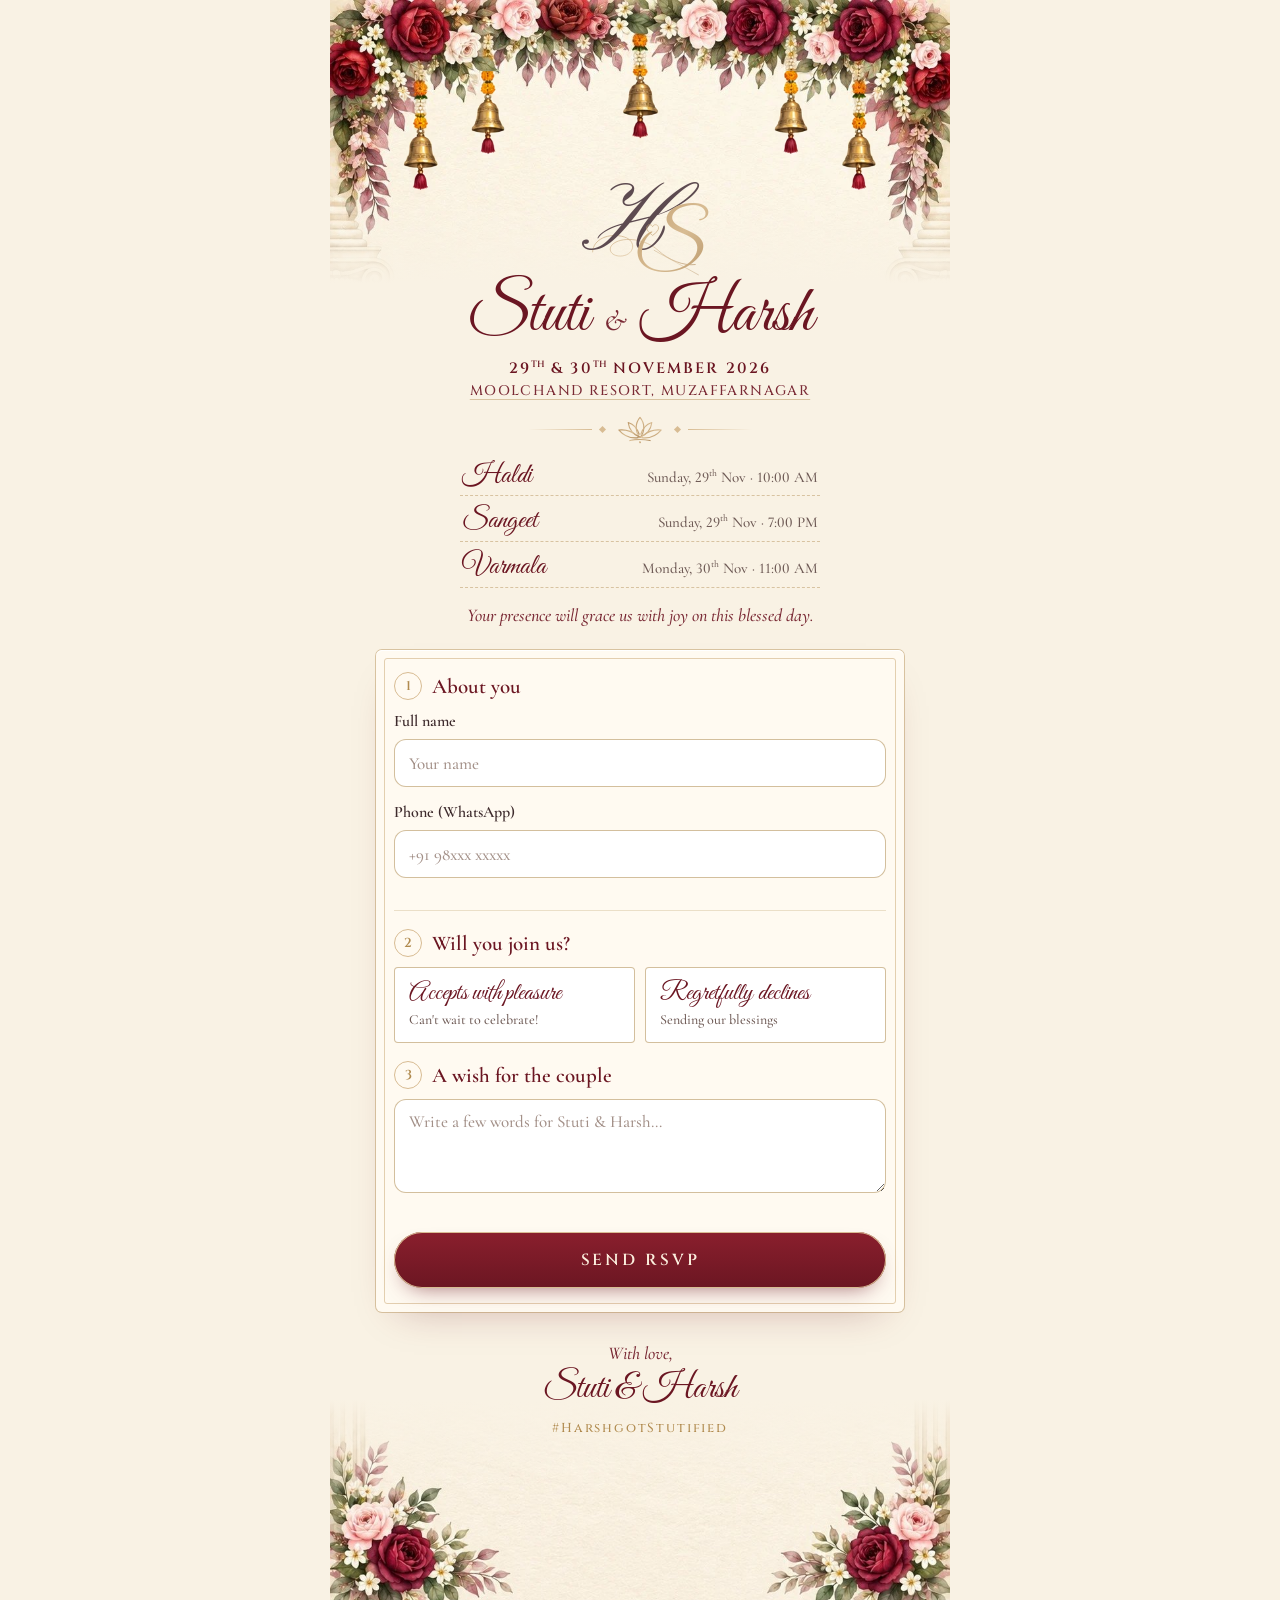
<file: harsh-stuti-rsvp/index.html>
<!doctype html>
<html lang="en">
<head>
  <meta charset="utf-8" />
  <meta name="viewport" content="width=device-width, initial-scale=1, viewport-fit=cover" />
  <title>Stuti & Harsh · RSVP</title>
  <meta name="description" content="Kindly RSVP for the wedding celebrations of Stuti & Harsh · 29th & 30th November 2026 · Moolchand Resort, Muzaffarnagar" />
  <meta name="theme-color" content="#f8f0e1" />
  <meta property="og:type" content="website" />
  <meta property="og:title" content="Stuti & Harsh · Wedding RSVP" />
  <meta property="og:description" content="29th & 30th November 2026 · Moolchand Resort, Muzaffarnagar. We'd love to know you're coming!" />
  <meta property="og:url" content="https://hbarbhaya3-a11y.github.io/Save-the-Date/harsh-stuti-rsvp/" />
  <meta property="og:image" content="https://hbarbhaya3-a11y.github.io/Save-the-Date/harsh-stuti-rsvp/assets/og.jpg" />
  <meta property="og:image:width" content="1200" />
  <meta property="og:image:height" content="630" />
  <meta name="twitter:card" content="summary_large_image" />
  <link rel="preconnect" href="https://fonts.googleapis.com" />
  <link rel="preconnect" href="https://fonts.gstatic.com" crossorigin />
  <link href="https://fonts.googleapis.com/css2?family=Cinzel:wght@400;500;600&family=Cormorant+Garamond:ital,wght@0,500;0,600;0,700;1,500;1,600&family=Great+Vibes&family=Pinyon+Script&display=swap" rel="stylesheet" />
  <link rel="stylesheet" href="styles.css?v=202611100850" />
</head>
<body>
  <header class="hero" aria-hidden="true">
    <img class="hero__art" src="assets/garland-top.jpg" alt="" />
    <img class="bell bell1" src="assets/bell1.png" alt="" style="left:10.946%;top:32.6%;width:7.226%" />
    <img class="bell bell2" src="assets/bell2.png" alt="" style="left:22.104%;top:25.1%;width:6.801%" />
    <img class="bell bell3" src="assets/bell3.png" alt="" style="left:46.546%;top:24.2%;width:6.801%" />
    <img class="bell bell4" src="assets/bell4.png" alt="" style="left:70.988%;top:25.1%;width:6.801%" />
    <img class="bell bell5" src="assets/bell5.png" alt="" style="left:81.615%;top:32.6%;width:7.226%" />
  </header>

  <main class="page">
    <section class="intro">
      <svg class="logo" viewBox="0 0 380 300" role="img" aria-label="H and S monogram">
        <defs>
          <linearGradient id="goldA" x1="0" y1="0" x2="1" y2="1">
            <stop offset="0" stop-color="#bf9b6b"/><stop offset=".5" stop-color="#d8bc93"/><stop offset="1" stop-color="#b08c5e"/>
          </linearGradient>
        </defs>
        <g fill="none" stroke="url(#goldA)" stroke-linecap="round">
          <path stroke-width="1.6" d="M70 200C70 168 112 150 150 162 182 172 176 206 146 210 118 214 104 192 124 178 150 160 205 168 236 196 262 220 300 236 330 232"/>
          <path stroke-width="1.1" d="M226 196L338 258"/>
        </g>
        <text class="logo__H" x="150" y="196" text-anchor="middle">H</text>
        <text class="logo__S" x="262" y="232" text-anchor="middle" fill="url(#goldA)">S</text>
        <g transform="translate(16 8)"><path d="M206 150c-9-7-15-12-15-19 0-4 3-8 8-8 3 0 6 2 7 5 1-3 4-5 7-5 5 0 8 4 8 8 0 7-6 12-15 19z" fill="none" stroke="url(#goldA)" stroke-width="1.8" stroke-linejoin="round"/></g>
      </svg>
      <h1 class="names">Stuti <span class="amp">&amp;</span> Harsh</h1>
      <p class="dates">29<sup>th</sup> &amp; 30<sup>th</sup> November 2026</p>
      <p class="venue"><a href="https://maps.google.com/?q=Moolchand+Resort+Muzaffarnagar" target="_blank" rel="noopener">Moolchand Resort, Muzaffarnagar</a></p>
      <div class="rule" aria-hidden="true">
        <span></span><i class="dia"></i>
        <svg class="lotus" viewBox="0 0 64 36" fill="none" stroke="url(#goldA)" stroke-width="1.3" stroke-linejoin="round" stroke-linecap="round">
          <path d="M32 4C26 11 26 21 32 28C38 21 38 11 32 4Z"/>
          <path d="M31 27C25 25 19 19 18 10C24 12 29 17 31 24"/>
          <path d="M33 27C39 25 45 19 46 10C40 12 35 17 33 24"/>
          <path d="M30 28C22 29 13 26 7 19C15 18 23 21 29 26"/>
          <path d="M34 28C42 29 51 26 57 19C49 18 41 21 35 26"/>
          <path d="M20 31.5C27 30 37 30 44 31.5"/>
          <circle cx="32" cy="33.5" r="1.2" fill="url(#goldA)" stroke="none"/>
          <path d="M32 9.5V22" stroke-width="0.8" opacity=".7"/>
        </svg>
        <i class="dia"></i><span></span>
      </div>
      <ul class="events">
        <li><span class="ev-name">Haldi</span><span class="ev-when">Sunday, 29<sup>th</sup> Nov · 10:00 AM</span></li>
        <li><span class="ev-name">Sangeet</span><span class="ev-when">Sunday, 29<sup>th</sup> Nov · 7:00 PM</span></li>
        <li><span class="ev-name">Varmala</span><span class="ev-when">Monday, 30<sup>th</sup> Nov · 11:00 AM</span></li>
      </ul>
      <p class="lead">Your presence will grace us with joy on this blessed day.</p>
    </section>


    <form id="rsvp" class="card" novalidate>
      <!-- 1 · about you -->
      <fieldset>
        <legend><span class="num">1</span> About you</legend>
        <label class="field">
          <span>Full name</span>
          <input name="name" type="text" autocomplete="name" required placeholder="Your name" />
        </label>
        <label class="field">
          <span>Phone (WhatsApp)</span>
          <input name="phone" type="tel" autocomplete="tel" inputmode="tel" required placeholder="+91 98xxx xxxxx" />
        </label>
      </fieldset>

      <!-- 2 · attending -->
      <fieldset>
        <legend><span class="num">2</span> Will you join us?</legend>
        <div class="choice" role="radiogroup" aria-label="Will you join us?">
          <label><input type="radio" name="attending" value="yes" required /><span><b>Accepts with pleasure</b><small>Can't wait to celebrate!</small></span></label>
          <label><input type="radio" name="attending" value="no" /><span><b>Regretfully declines</b><small>Sending our blessings</small></span></label>
        </div>
      </fieldset>

      <div id="yesPart" hidden>
        <!-- 3 · guests -->
        <fieldset>
          <legend><span class="num">3</span> Guests</legend>
          <div class="stepper stepper--inline">
            <span id="gsL">Number of guests <small>(including you)</small></span>
            <div class="stepper__ctl" aria-labelledby="gsL">
              <button type="button" data-step="guests" data-d="-1" aria-label="Fewer guests">−</button>
              <output id="guestsOut">1</output>
              <button type="button" data-step="guests" data-d="1" aria-label="More guests">+</button>
            </div>
          </div>
          <input type="hidden" name="guests" value="1" />
        </fieldset>

        <!-- 4 · celebrations -->
        <fieldset>
          <legend><span class="num">4</span> Celebrations you'll attend</legend>
          <div class="checks">
            <label><input type="checkbox" name="events" value="Haldi" checked /><span><b>Haldi</b><small>Sun, 29th Nov · 10:00 AM</small></span></label>
            <label><input type="checkbox" name="events" value="Sangeet" checked /><span><b>Sangeet</b><small>Sun, 29th Nov · 7:00 PM</small></span></label>
            <label><input type="checkbox" name="events" value="Varmala" checked /><span><b>Varmala</b><small>Mon, 30th Nov · 11:00 AM</small></span></label>
          </div>
        </fieldset>

      </div>

      <!-- wishes -->
      <fieldset>
        <legend><span class="num">3</span> A wish for the couple</legend>
        <label class="field">
          <span class="sr">Your wish</span>
          <textarea name="wish" rows="3" placeholder="Write a few words for Stuti &amp; Harsh…"></textarea>
        </label>
      </fieldset>

      <section class="dress" id="dressPart" aria-labelledby="dressT" hidden>
        <p class="dress__kicker">Dress code</p>
        <h2 class="dress__title" id="dressT">What to wear</h2>
        <p class="dress__sub">A gentle nudge, not a rulebook. Come as you are, just comfy enough to celebrate all day!</p>
        <ul class="dress__list">
          <li>
            <div>
              <p class="dress__ev">Haldi <span class="tag tag--out">Outdoors</span></p>
              <p class="dress__vibe">Sunny vibes</p>
              <p class="dress__txt">Bright, breezy and easy to move in, so you can soak up the winter sun in comfort. It might get a little yellow, so wear something you won't mind!</p>
            </div>
          </li>
          <li>
            <div>
              <p class="dress__ev">Sangeet <span class="tag tag--in">Indoors</span></p>
              <p class="dress__vibe">Dance-floor ready</p>
              <p class="dress__txt">Ethnic Indian you can dance freely in, twirls very much encouraged.</p>
            </div>
          </li>
          <li>
            <div>
              <p class="dress__ev">Wedding <span class="tag tag--out">Outdoors</span></p>
              <p class="dress__vibe">Your palette, your rules</p>
              <p class="dress__txt">Ethnic Indian in whichever colours make you happiest. Go bold, go pastel, go all out. It's your call!</p>
            </div>
          </li>
        </ul>
      </section>
      <p class="err" id="err" role="alert" hidden></p>
      <button class="submit" type="submit">Send RSVP</button>
    </form>

    <section id="thanks" class="card thanks" hidden tabindex="-1">
      <div class="mark" aria-hidden="true"><svg viewBox="0 0 24 24" width="22" height="22" fill="none" stroke="currentColor" stroke-width="1.6"><path d="M4 12l5 5L20 6"/></svg></div>
      <p class="thanks__script" id="thanksTitle">Thank you!</p>
      <p class="thanks__msg" id="thanksMsg"></p>
    </section>

    <p class="sign">With love,<br /><span>Stuti &amp; Harsh</span><br /><small>#HarshgotStutified</small></p>
  </main>

  <footer class="foot" aria-hidden="true"><img src="assets/roses-bottom.jpg" alt="" /></footer>

  <script src="script.js?v=202611100850"></script>
</body>
</html>
</file>
<file: harsh-stuti-rsvp/styles.css>
:root {
  --paper: #f9f2e4;
  --paper-2: #fffaf1;
  --maroon: #6b1622;
  --maroon-2: #8a1f2d;
  --rose: #7a2a35;
  --gold: #b08a4e;
  --gold-soft: #d8bc93;
  --ink: #3d2a2c;
  --muted: #6e5a55;
  --line: rgba(176, 138, 78, .45);
  --serif: "Cormorant Garamond", Georgia, serif;
  --caps: "Cinzel", "Cormorant Garamond", serif;
  --script: "Great Vibes", cursive;
}
* { box-sizing: border-box; }
html { -webkit-text-size-adjust: 100%; }
body {
  margin: 0; background: var(--paper); color: var(--ink);
  font: 500 18px/1.45 var(--serif);
  font-variant-numeric: lining-nums;
  overflow-x: hidden;
}

/* garland header with swinging bells */
.hero { position: relative; max-width: 620px; margin: 0 auto; }
.hero__art { display: block; width: 100%; height: auto; }
.hero::after { content: ""; position: absolute; left: 0; right: 0; bottom: 0; height: 32%; background: linear-gradient(rgba(249, 242, 228, 0), var(--paper)); }
.bell { position: absolute; height: auto; transform-origin: 50% 0; animation: swing 3.2s ease-in-out infinite alternate; z-index: 1; }
.bell1 { animation-duration: 3.4s; animation-delay: -.6s; }
.bell2 { animation-duration: 2.9s; animation-delay: -1.4s; }
.bell3 { animation-duration: 3.1s; animation-delay: -.2s; }
.bell4 { animation-duration: 3.3s; animation-delay: -2s; }
.bell5 { animation-duration: 3s; animation-delay: -1s; }
@keyframes swing { from { transform: rotate(-4deg); } to { transform: rotate(4deg); } }
@media (prefers-reduced-motion: reduce) { .bell { animation: none; } }

.page { max-width: 560px; margin: -18vw auto 0; padding: 0 16px; position: relative; z-index: 2; }
@media (min-width: 620px) { .page { margin-top: -110px; } }

/* intro */
.intro { text-align: center; }
.logo { width: 150px; height: auto; display: block; margin: 0 auto -18px; overflow: visible; }
.logo__H { font: 250px "Pinyon Script", var(--script); fill: #5d4a50; }
.logo__S { font: 190px var(--script); }
.kicker { font: 500 13px var(--caps); letter-spacing: .32em; text-transform: uppercase; color: var(--gold); margin: 0; }
.names { font: 400 clamp(50px, 14vw, 66px)/1.25 var(--script); color: var(--maroon); margin: 0; padding: 0 .2em; }
.names .amp { font: italic 500 .45em var(--serif); color: var(--rose); margin: 0 .1em; }
.dates { font: 600 15px var(--caps); letter-spacing: .14em; text-transform: uppercase; color: var(--maroon); margin: 2px 0 2px; }
.dates sup { font-size: .6em; letter-spacing: 0; }
.venue { margin: 0; font: 500 14px var(--caps); letter-spacing: .1em; text-transform: uppercase; }
.venue a { color: var(--rose); text-decoration: underline; text-decoration-color: var(--line); text-underline-offset: 4px; }
.rule { display: flex; align-items: center; justify-content: center; gap: 10px; margin: 16px auto 12px; color: var(--gold); }
.rule span { width: 70px; height: 1px; background: var(--line); }
.rule i { font-style: normal; font-size: 16px; }
.events { list-style: none; padding: 0; margin: 0 auto 14px; display: grid; gap: 6px; max-width: 360px; }
.events li { display: flex; justify-content: space-between; align-items: baseline; gap: 12px; border-bottom: 1px dashed var(--line); padding: 4px 2px; }
.ev-name { font: 400 28px/1.1 var(--script); color: var(--maroon); }
.ev-when { font-size: 15px; color: var(--muted); }
.ev-when sup, .lead sup { font-size: .65em; }
.lead { font-style: italic; color: var(--rose); margin: 0 auto 22px; max-width: 420px; }
.lead strong { font-style: normal; font-weight: 700; color: var(--maroon); white-space: nowrap; }

/* form card */
.card {
  background: var(--paper-2); border-radius: 22px; padding: 22px 18px 24px;
  box-shadow: 0 1px 0 #fff inset, 0 0 0 1px var(--line), 0 18px 40px -24px rgba(107, 22, 34, .35);
}
fieldset { border: 0; margin: 0; padding: 0 0 18px; }
fieldset + fieldset, #yesPart fieldset:first-child { border-top: 1px solid rgba(176, 138, 78, .25); padding-top: 18px; }
legend { font: 600 21px var(--serif); color: var(--maroon); padding: 0; margin-bottom: 10px; display: flex; align-items: center; gap: 10px; }
legend small { font-weight: 500; font-size: 15px; color: var(--muted); }
.num { flex: none; width: 28px; height: 28px; border-radius: 50%; display: grid; place-items: center; font: 600 13px var(--caps); color: var(--gold); border: 1px solid var(--gold-soft); }
.hint { margin: -4px 0 12px; font-size: 16px; font-style: italic; color: var(--rose); }

.field { display: block; margin-bottom: 14px; }
.field > span { display: block; font-size: 16px; font-weight: 600; color: var(--ink); margin-bottom: 6px; }
.field small, .stepper small { font-weight: 500; color: var(--muted); }
input[type=text], input[type=tel], input[type=time], select, textarea {
  width: 100%; min-height: 48px; font: 500 17px var(--serif); color: var(--ink);
  background: #fff; border: 1px solid rgba(176, 138, 78, .55); border-radius: 12px; padding: 10px 14px;
  appearance: none; -webkit-appearance: none;
}
select { background-image: linear-gradient(45deg, transparent 50%, var(--gold) 50%), linear-gradient(135deg, var(--gold) 50%, transparent 50%); background-position: calc(100% - 20px) 21px, calc(100% - 14px) 21px; background-size: 6px 6px; background-repeat: no-repeat; padding-right: 34px; }
textarea { resize: vertical; line-height: 1.4; }
input:focus, select:focus, textarea:focus { outline: none; border-color: var(--maroon-2); box-shadow: 0 0 0 3px rgba(138, 31, 45, .14); }
input.bad, .bad-group { border-color: #b3261e !important; box-shadow: 0 0 0 3px rgba(179, 38, 30, .12); border-radius: 12px; }
::placeholder { color: #a39088; }
.grid2 { display: grid; grid-template-columns: 1fr 1fr; gap: 0 12px; }
@media (max-width: 380px) { .grid2 { grid-template-columns: 1fr; } }
.sr { position: absolute !important; width: 1px; height: 1px; overflow: hidden; clip: rect(0 0 0 0); }

/* chips, choice cards, checks */
.chips { display: flex; flex-wrap: wrap; gap: 8px; }
.chips--stack { flex-direction: column; }
.chips label, .choice label, .checks label { position: relative; cursor: pointer; }
.chips input, .choice input, .checks input { position: absolute; opacity: 0; inset: 0; margin: 0; cursor: pointer; }
.chips span {
  display: inline-flex; align-items: center; min-height: 44px; padding: 8px 16px; border-radius: 999px;
  border: 1px solid rgba(176, 138, 78, .55); background: #fff; font-size: 16px; color: var(--ink); transition: .2s;
}
.chips--stack span { display: flex; border-radius: 14px; }
.chips input:checked + span { background: var(--maroon); border-color: var(--maroon); color: #fbeedd; }
.chips input:focus-visible + span, .choice input:focus-visible + span, .checks input:focus-visible + span { box-shadow: 0 0 0 3px rgba(138, 31, 45, .25); }

.choice { display: grid; grid-template-columns: 1fr 1fr; gap: 10px; }
.choice span, .checks span {
  display: flex; flex-direction: column; gap: 2px; min-height: 64px; justify-content: center;
  padding: 12px 14px; border-radius: 16px; border: 1px solid rgba(176, 138, 78, .55); background: #fff; transition: .2s;
}
.choice b, .checks b { font: 400 25px/1.1 var(--script); color: var(--maroon); }
.choice small, .checks small { font-size: 14px; color: var(--muted); }
.choice input:checked + span { border-color: var(--maroon); background: #fbefe6; box-shadow: 0 0 0 1px var(--maroon) inset; }
.checks { display: grid; gap: 8px; }
.checks span { padding-left: 52px; }
.checks span::before {
  content: ""; position: absolute; left: 16px; top: 50%; width: 22px; height: 22px; margin-top: -11px;
  border-radius: 6px; border: 1.5px solid var(--gold); background: #fff;
}
.checks input:checked + span { border-color: var(--maroon); background: #fbefe6; }
.checks input:checked + span::before { background: var(--maroon) url("data:image/svg+xml,%3Csvg xmlns='http://www.w3.org/2000/svg' viewBox='0 0 24 24' fill='none' stroke='%23fbeedd' stroke-width='3' stroke-linecap='round' stroke-linejoin='round'%3E%3Cpath d='M5 12l5 5 9-10'/%3E%3C/svg%3E") center/16px no-repeat; border-color: var(--maroon); }

/* steppers */
.steppers { display: grid; grid-template-columns: 1fr 1fr; gap: 12px; margin-bottom: 14px; }
.stepper > span { display: block; font-size: 16px; font-weight: 600; margin-bottom: 6px; }
.stepper__ctl { display: flex; align-items: center; justify-content: space-between; border: 1px solid rgba(176, 138, 78, .55); border-radius: 14px; background: #fff; padding: 2px; }
.stepper__ctl button { width: 44px; height: 44px; border: 0; border-radius: 12px; background: transparent; color: var(--maroon); font: 600 24px var(--serif); cursor: pointer; }
.stepper__ctl button:hover { background: #fbefe6; }
.stepper__ctl output { font: 600 20px var(--serif); color: var(--maroon); }

/* submit */
.err { color: #b3261e; font-size: 16px; margin: 0 0 12px; text-align: center; }
.submit {
  display: block; width: 100%; min-height: 54px; border: 0; border-radius: 999px; cursor: pointer; text-align: center; text-decoration: none;
  background: linear-gradient(var(--maroon-2), var(--maroon)); color: #fbeedd;
  font: 600 16px/54px var(--caps); letter-spacing: .18em; text-transform: uppercase;
  box-shadow: 0 0 0 1px var(--gold-soft) inset, 0 10px 22px -12px rgba(107, 22, 34, .7);
}
.submit:active { transform: translateY(1px); }
.submit[disabled] { opacity: .7; cursor: progress; }

/* thank you */
.thanks { text-align: center; }
.thanks:focus { outline: none; }
.thanks__script { font: 400 52px/1.2 var(--script); color: var(--maroon); margin: 0; }
.thanks__msg { font-style: italic; color: var(--rose); margin: 4px 0 16px; }
.summary { text-align: left; margin: 0 0 20px; border-top: 1px solid rgba(176, 138, 78, .25); }
.summary div { display: grid; grid-template-columns: 38% 1fr; gap: 10px; padding: 8px 2px; border-bottom: 1px solid rgba(176, 138, 78, .25); }
.summary dt { color: var(--muted); font-size: 15px; }
.summary dd { margin: 0; font-size: 16px; font-weight: 600; color: var(--ink); overflow-wrap: anywhere; }
.submit--wa { margin-bottom: 8px; }
.link { display: block; margin: 8px auto 0; min-height: 44px; background: none; border: 0; color: var(--rose); font: 600 16px var(--serif); text-decoration: underline; text-decoration-color: var(--line); text-underline-offset: 4px; cursor: pointer; }

.sign { text-align: center; margin: 28px 0 0; color: var(--rose); font-style: italic; }
.sign span { font: 400 36px/1.3 var(--script); color: var(--maroon); font-style: normal; }
.sign small { font: 500 13px var(--caps); letter-spacing: .14em; color: var(--gold); font-style: normal; }

.foot { max-width: 620px; margin: -40px auto 0; position: relative; }
.foot img { display: block; width: 100%; height: auto; }
.foot::before { content: ""; position: absolute; left: 0; right: 0; top: 0; height: 45%; background: linear-gradient(var(--paper), rgba(249, 242, 228, 0)); z-index: 1; }

[hidden] { display: none !important; }

/* legends float so the section divider doesn't cut through them */
legend { float: left; width: 100%; }
fieldset > :not(legend) { clear: both; }
.submit--wa { font-size: 14px; letter-spacing: .1em; line-height: 1.3; padding: 16px 18px; display: flex; align-items: center; justify-content: center; }

/* framed card, as on the engagement RSVP */
.card { position: relative; border-radius: 6px; }
.card::before { content: ""; position: absolute; inset: 8px; border: 1px solid var(--gold-soft); border-radius: 3px; opacity: .7; pointer-events: none; }
.card > * { position: relative; }
.choice span, .checks span, .chips--stack span { border-radius: 4px; }
.thanks .mark { width: 52px; height: 52px; margin: 6px auto 8px; border: 1px solid var(--gold); border-radius: 50%; display: flex; align-items: center; justify-content: center; color: var(--gold); }
.thanks__script { font-size: 44px; }

/* extra-care check and inline room stepper */
.checks--small { margin-bottom: 4px; }
.checks--small b { font: 600 17px var(--serif); color: var(--ink); }
.stepper--inline { display: flex; align-items: center; justify-content: space-between; gap: 12px; margin-bottom: 14px; }
.stepper--inline > span { margin: 0; }
.stepper--inline .stepper__ctl { width: 150px; }
#ownPart .chips { margin-bottom: 14px; }
input[type=email] { width: 100%; min-height: 48px; font: 500 17px var(--serif); color: var(--ink); background: #fff; border: 1px solid rgba(176, 138, 78, .55); border-radius: 12px; padding: 10px 14px; appearance: none; -webkit-appearance: none; }

/* gold lotus divider */
.rule { gap: 8px; margin: 14px auto 12px; }
.rule span { width: 64px; height: 1px; background: linear-gradient(90deg, rgba(176, 138, 78, 0), var(--gold-soft)); }
.rule span:last-child { background: linear-gradient(90deg, var(--gold-soft), rgba(176, 138, 78, 0)); }
.rule .dia { width: 5px; height: 5px; background: var(--gold-soft); transform: rotate(45deg); flex: none; }
.rule .lotus { width: 54px; height: auto; flex: none; overflow: visible; }

/* dress code card */
.dress { margin-bottom: 20px; text-align: center; }
.dress__kicker { font: 500 12px var(--caps); letter-spacing: .32em; text-transform: uppercase; color: var(--gold); margin: 4px 0 0; }
.dress__title { font: 400 44px/1.15 var(--script); color: var(--maroon); margin: 0; }
.dress__sub { font-style: italic; color: var(--rose); margin: 2px auto 16px; max-width: 380px; font-size: 17px; }
.dress__list { list-style: none; margin: 0; padding: 0; text-align: left; display: grid; gap: 0; }
.dress__list li { display: grid; grid-template-columns: 40px 1fr; gap: 12px; padding: 14px 2px; border-top: 1px solid rgba(176, 138, 78, .25); }
.dress__icon { width: 34px; height: 34px; color: var(--gold); margin-top: 4px; }
.dress__ev { margin: 0; font: 600 13px var(--caps); letter-spacing: .16em; text-transform: uppercase; color: var(--maroon); display: flex; flex-wrap: wrap; align-items: center; gap: 8px; }
.dress__vibe { margin: 2px 0 2px; font: 400 27px/1.2 var(--script); color: var(--maroon); }
.dress__txt { margin: 0; font-size: 16.5px; line-height: 1.45; color: var(--ink); }
.tag { font: 600 11px var(--serif); letter-spacing: .08em; text-transform: uppercase; padding: 3px 9px; border-radius: 999px; border: 1px solid; }
.tag--out { color: #8a5a12; border-color: #e2c27d; background: #fdf3dc; }
.tag--in { color: var(--maroon); border-color: rgba(107, 22, 34, .3); background: #fbefe6; }
.dress__list li { grid-template-columns: 1fr; gap: 0; text-align: center; }
.dress__ev { justify-content: center; }
.dress__txt { max-width: 400px; margin: 0 auto; }
.dress__txt, .dress__sub { text-wrap: balance; }

/* dress code shown inside the form, right after "Accepts with pleasure" */
#yesPart .dress { margin: 0; padding: 18px 0 6px; border-top: 1px solid rgba(176, 138, 78, .25); }
#yesPart .dress__list li:last-child { padding-bottom: 6px; }
#yesPart .dress + fieldset { border-top: 1px solid rgba(176, 138, 78, .25); padding-top: 18px; }
#dressPart { margin: 0 0 18px; padding: 18px 0 0; border-top: 1px solid rgba(176, 138, 78, .25); }
#dressPart .dress__list li:last-child { border-bottom: 1px solid rgba(176, 138, 78, .25); }
</file>
